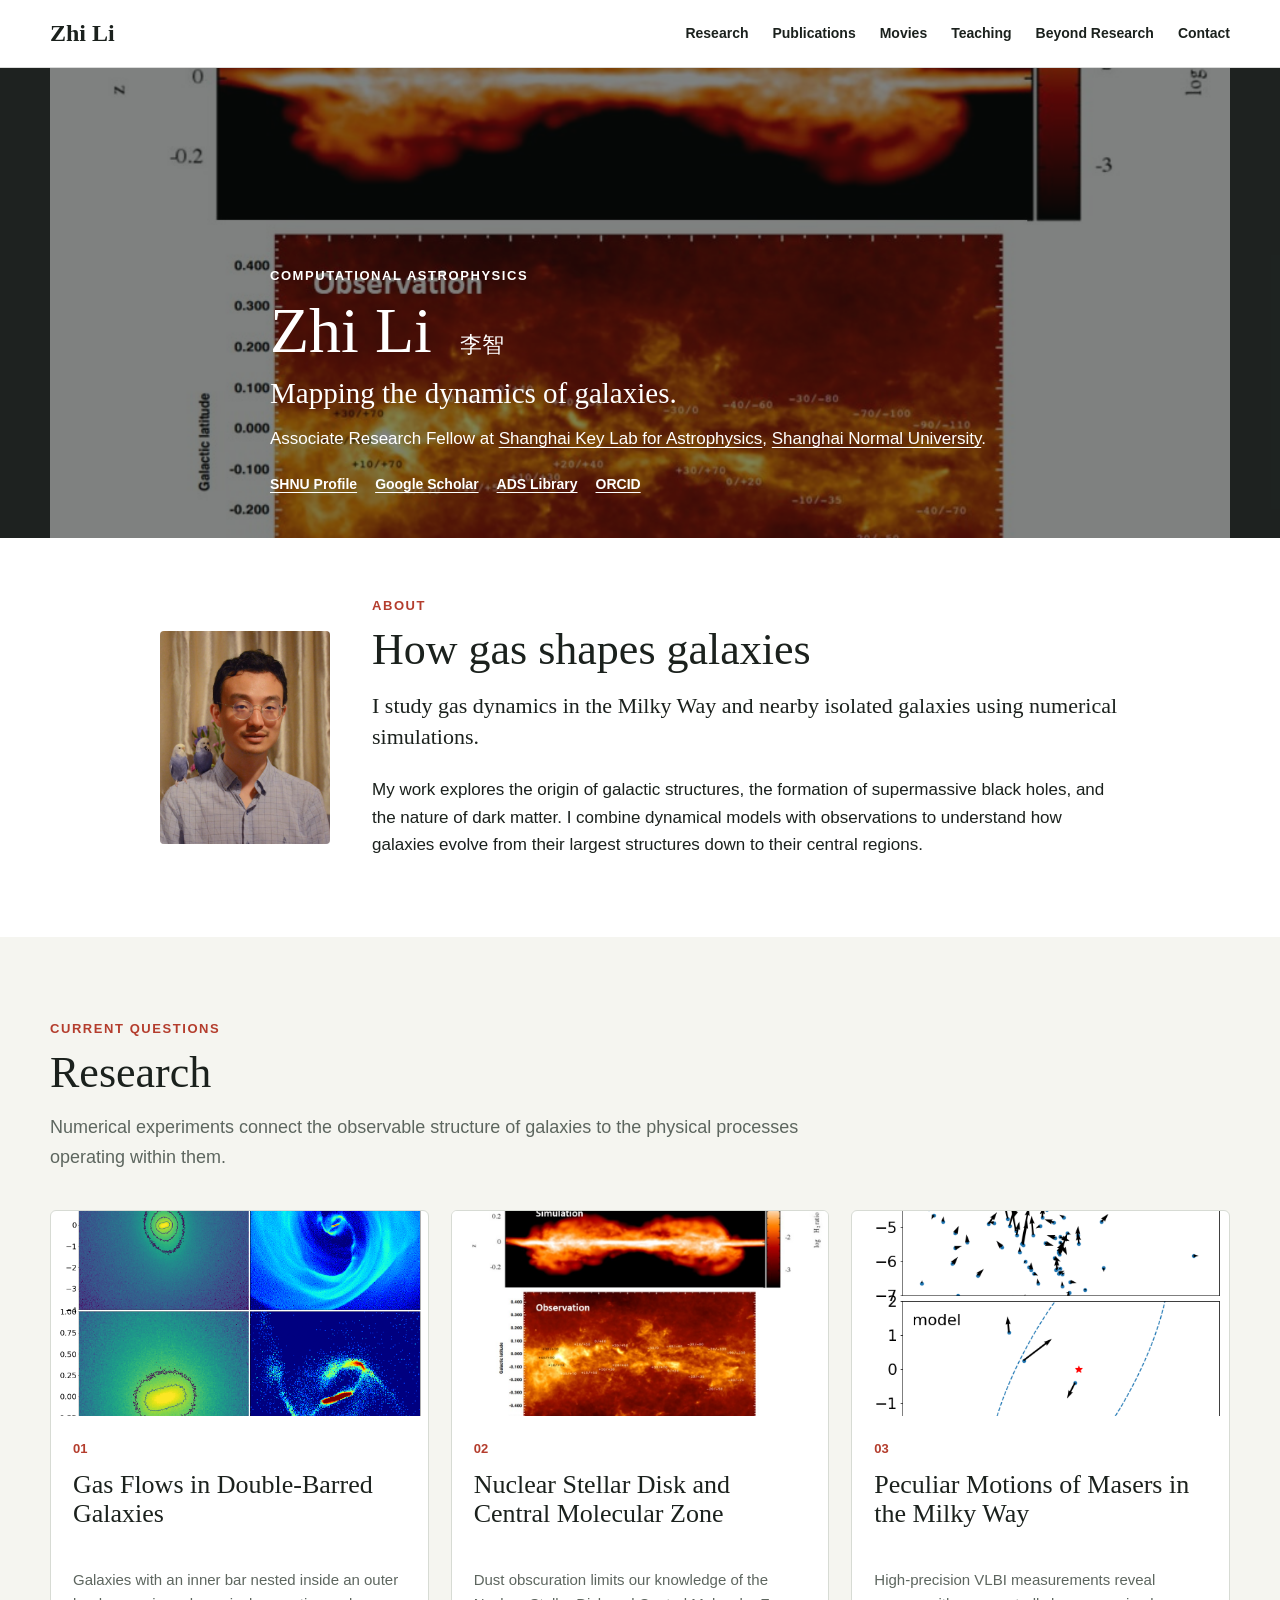
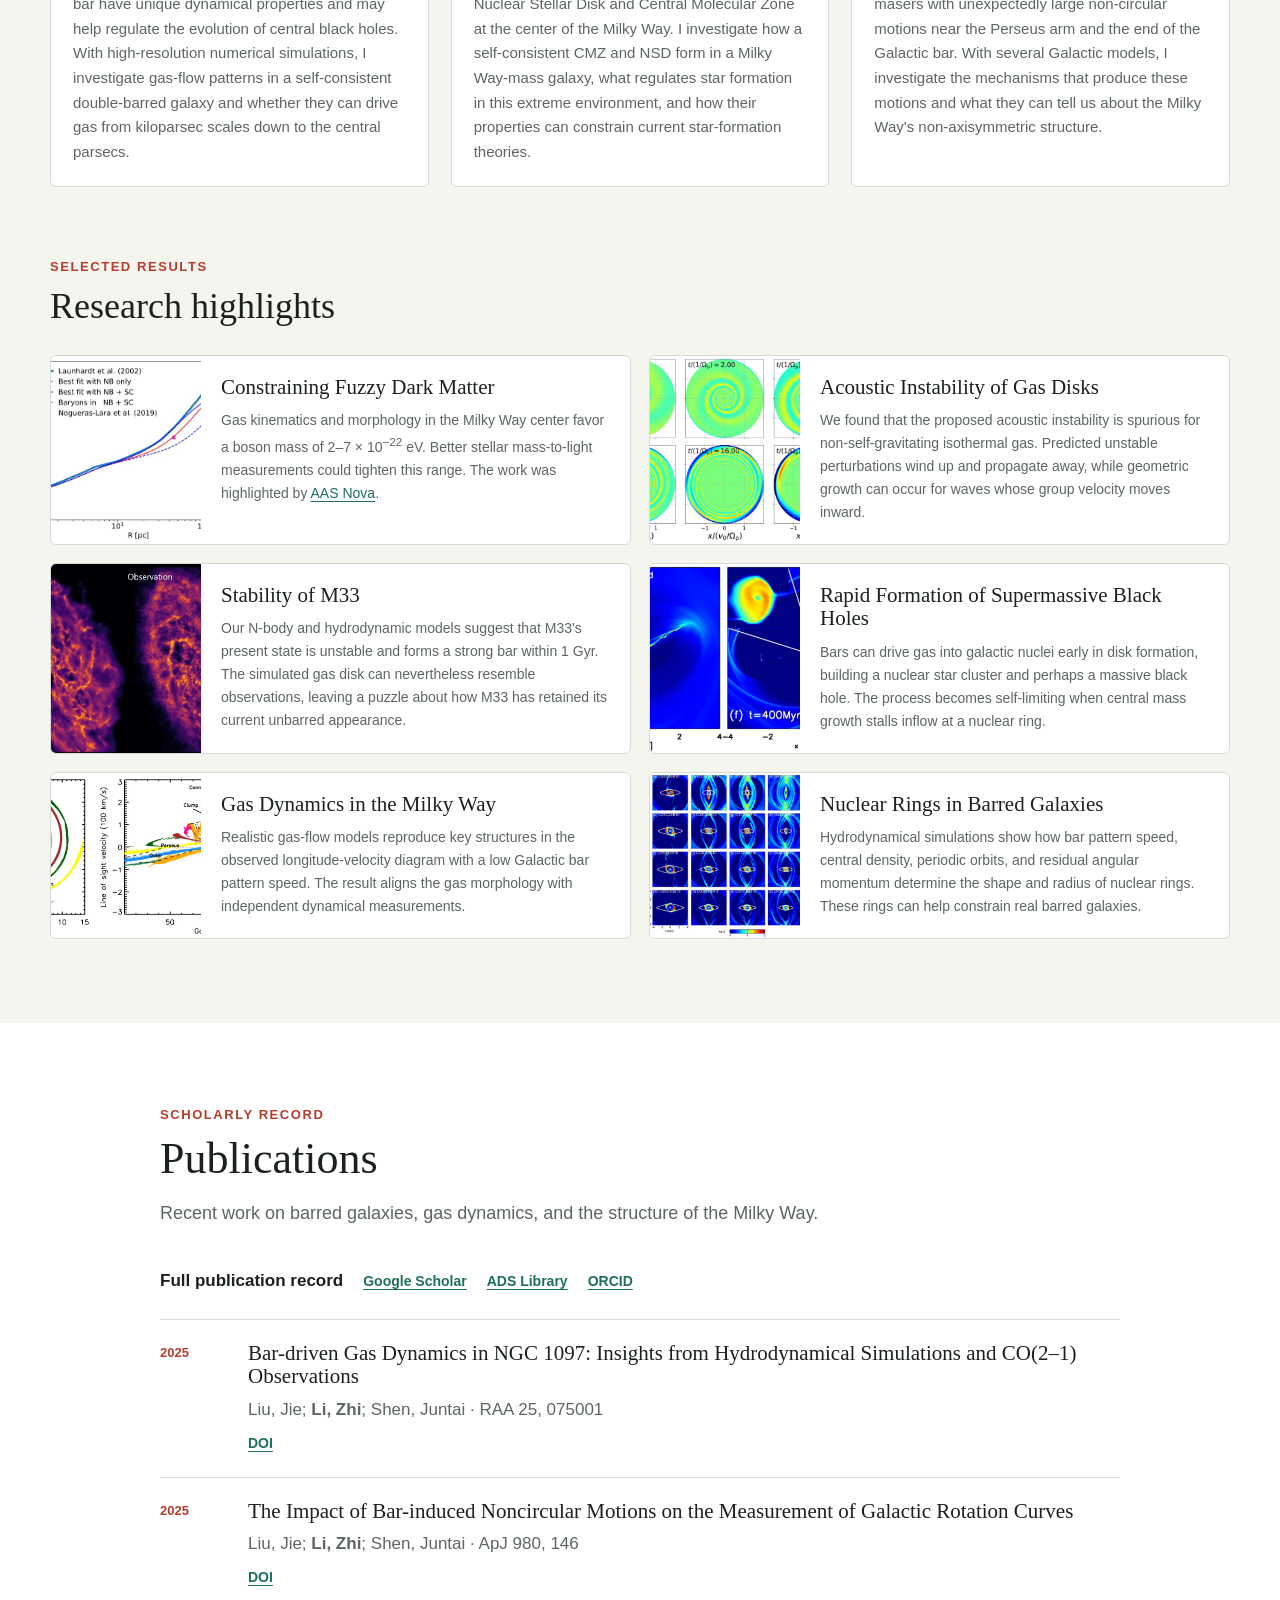
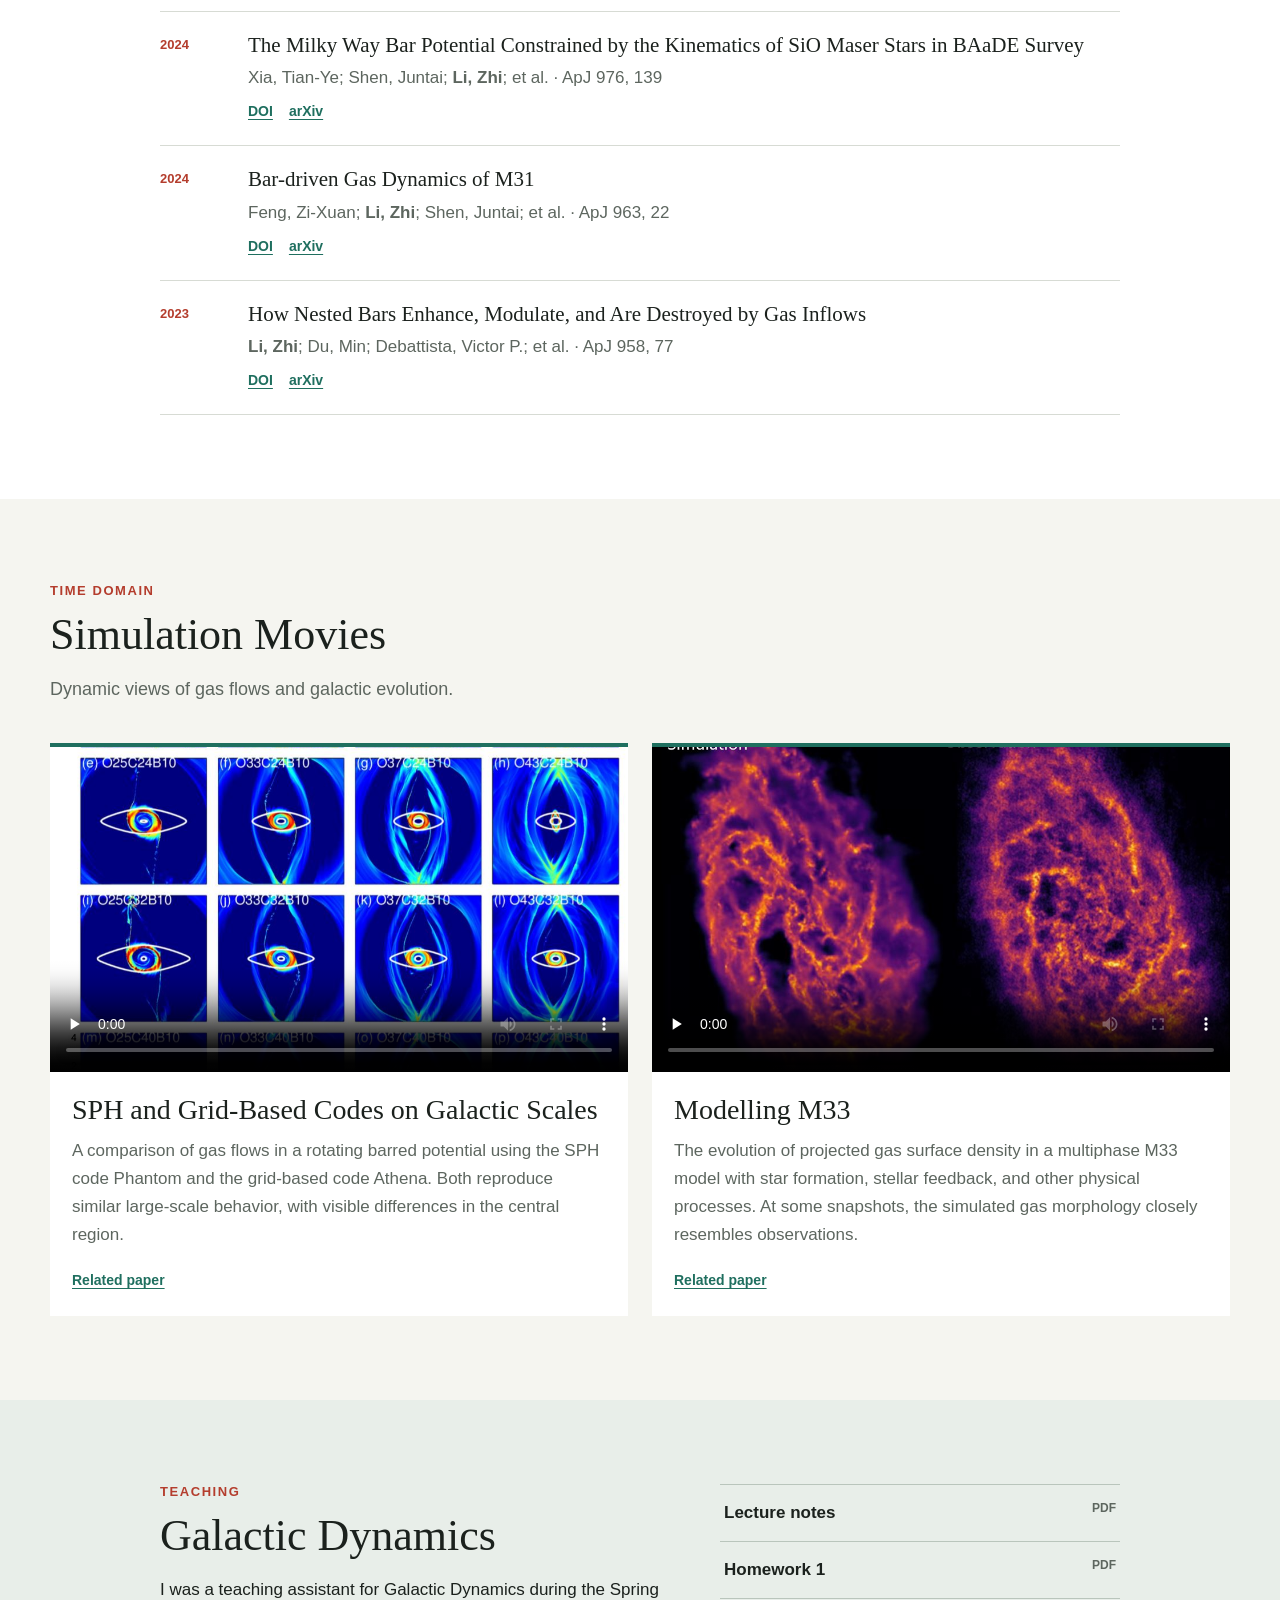
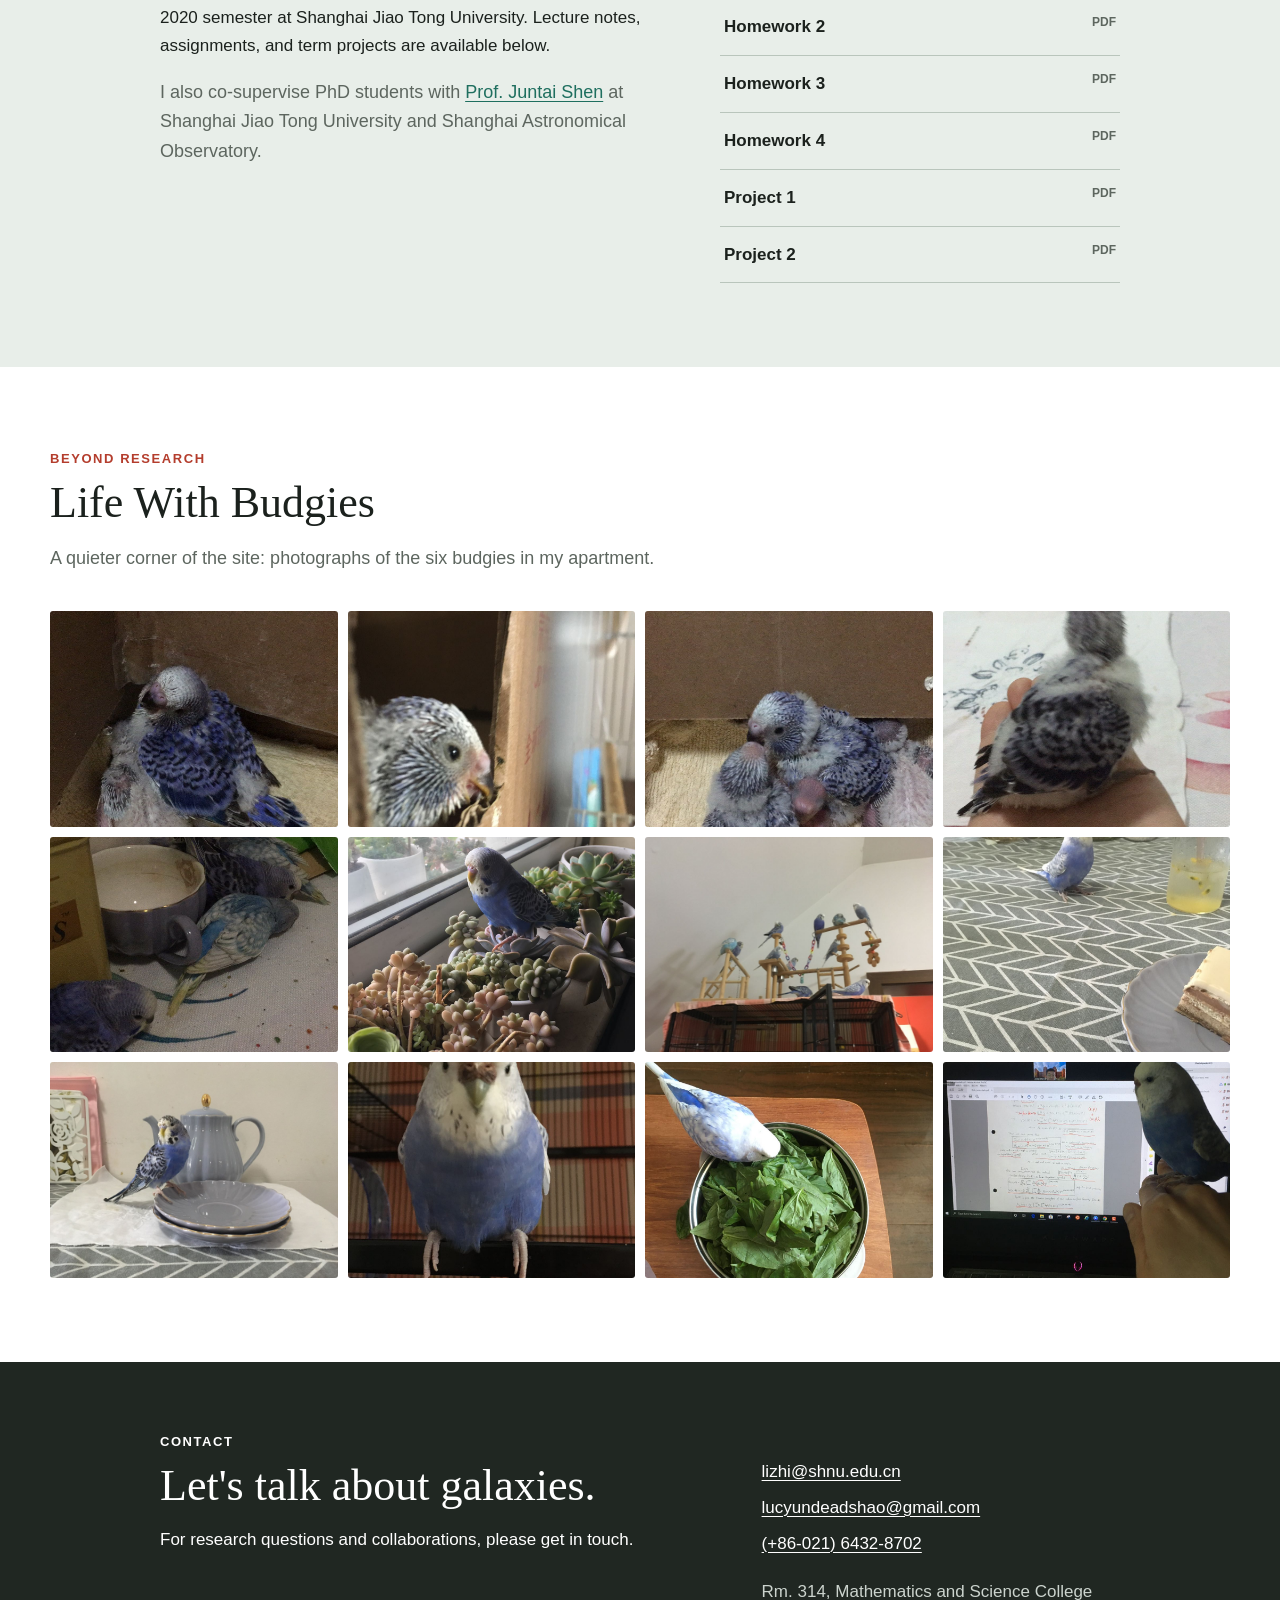
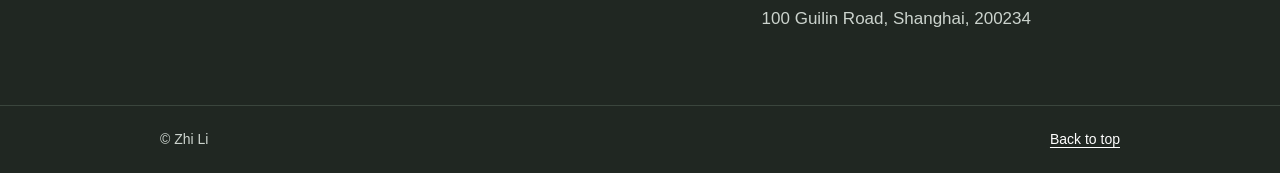
<file: index.html>
<!doctype html>
<html lang="en">
<head>
  <meta charset="utf-8">
  <meta name="viewport" content="width=device-width, initial-scale=1">
  <title>Zhi Li (李智) | Computational Astrophysicist</title>
  <meta name="description" content="Academic homepage of Zhi Li (李智), Associate Research Fellow at Shanghai Normal University, studying galactic dynamics and gas flows with numerical simulations.">
  <meta name="author" content="Zhi Li">
  <meta name="robots" content="index, follow">
  <link rel="canonical" href="https://lucyundead.github.io/zhilihomepage/">
  <link rel="icon" href="images/me.jpg" type="image/jpeg">
  <meta property="og:type" content="profile">
  <meta property="og:title" content="Zhi Li (李智) | Computational Astrophysicist">
  <meta property="og:description" content="Academic homepage of Zhi Li (李智), Associate Research Fellow at Shanghai Normal University, studying galactic dynamics and gas flows with numerical simulations.">
  <meta property="og:url" content="https://lucyundead.github.io/zhilihomepage/">
  <meta property="og:image" content="https://lucyundead.github.io/zhilihomepage/images/me.jpg">
  <meta name="twitter:card" content="summary">
  <meta name="google-site-verification" content="oBYF6chEiy9U18MOYU5v5WsmsMX5_jWiu2ZfUGUrcXc">
  <link rel="stylesheet" href="assets/css/site.css">
  <script type="application/ld+json">
  {
    "@context": "https://schema.org",
    "@type": "Person",
    "name": "Zhi Li",
    "alternateName": ["Li Zhi", "李智"],
    "url": "https://lucyundead.github.io/zhilihomepage/",
    "image": "https://lucyundead.github.io/zhilihomepage/images/me.jpg",
    "jobTitle": "Associate Research Fellow",
    "worksFor": {
      "@type": "Organization",
      "name": "Shanghai Key Lab for Astrophysics, Shanghai Normal University",
      "url": "https://web.shnu.edu.cn/keylab/main.htm"
    },
    "email": "mailto:lizhi@shnu.edu.cn",
    "knowsAbout": [
      "Computational astrophysics",
      "Galactic dynamics",
      "Gas dynamics",
      "Numerical simulations",
      "Milky Way"
    ],
    "sameAs": [
      "https://github.com/lucyundead",
      "https://teacher.shnu.edu.cn/slxy/lz1/listm.htm",
      "https://scholar.google.com/citations?user=xCbMF6AAAAAJ&hl=en",
      "https://ui.adsabs.harvard.edu/user/libraries/DC8a_hj5T72KiO0jon0PYw",
      "https://orcid.org/0000-0002-0627-8009"
    ]
  }
  </script>
</head>
<body>
  <a class="skip-link" href="#main-content">Skip to content</a>

  <header class="site-header">
    <div class="header-inner">
      <a class="site-name" href="#home" aria-label="Zhi Li, home">Zhi Li</a>
      <nav class="desktop-nav" aria-label="Primary navigation">
        <a href="#research">Research</a>
        <a href="#publication">Publications</a>
        <a href="#movies">Movies</a>
        <a href="#teaching">Teaching</a>
        <a href="#gallery">Beyond Research</a>
        <a href="#contact">Contact</a>
      </nav>
      <details class="mobile-nav">
        <summary>Menu</summary>
        <nav aria-label="Mobile navigation">
          <a href="#research">Research</a>
          <a href="#publication">Publications</a>
          <a href="#movies">Movies</a>
          <a href="#teaching">Teaching</a>
          <a href="#gallery">Beyond Research</a>
          <a href="#contact">Contact</a>
        </nav>
      </details>
    </div>
  </header>

  <main id="main-content">
    <section id="home" class="hero" aria-labelledby="hero-title">
      <img class="hero-media" src="images/cmz.jpg" alt="Simulation of gas in the Milky Way's Central Molecular Zone" width="960" height="720" decoding="async" fetchpriority="high">
      <div class="hero-shade" aria-hidden="true"></div>
      <div class="hero-content">
        <p class="eyebrow">Computational astrophysics</p>
        <h1 id="hero-title">Zhi Li <span lang="zh-CN">李智</span></h1>
        <p class="hero-statement">Mapping the dynamics of galaxies.</p>
        <p class="hero-role">Associate Research Fellow at
          <a href="https://web.shnu.edu.cn/keylab/main.htm" target="_blank" rel="noopener noreferrer">Shanghai Key Lab for Astrophysics</a>,
          <a href="https://english.shnu.edu.cn/" target="_blank" rel="noopener noreferrer">Shanghai Normal University</a>.
        </p>
        <div class="hero-actions" aria-label="Academic profiles">
          <a href="https://teacher.shnu.edu.cn/slxy/lz1/listm.htm" target="_blank" rel="me noopener noreferrer">SHNU Profile</a>
          <a href="https://scholar.google.com/citations?user=xCbMF6AAAAAJ&amp;hl=en" target="_blank" rel="me noopener noreferrer">Google Scholar</a>
          <a href="https://ui.adsabs.harvard.edu/user/libraries/DC8a_hj5T72KiO0jon0PYw" target="_blank" rel="me noopener noreferrer">ADS Library</a>
          <a href="https://orcid.org/0000-0002-0627-8009" target="_blank" rel="me noopener noreferrer">ORCID</a>
        </div>
      </div>
    </section>

    <section class="about-band" aria-labelledby="about-title">
      <div class="content about-layout">
        <img class="portrait" src="images/me.jpg" alt="Portrait of Zhi Li">
        <div>
          <p class="eyebrow dark">About</p>
          <h2 id="about-title">How gas shapes galaxies</h2>
          <p class="lead">I study gas dynamics in the Milky Way and nearby isolated galaxies using numerical simulations.</p>
          <p>My work explores the origin of galactic structures, the formation of supermassive black holes, and the nature of dark matter. I combine dynamical models with observations to understand how galaxies evolve from their largest structures down to their central regions.</p>
        </div>
      </div>
    </section>

    <section id="research" class="section" aria-labelledby="research-title">
      <div class="content wide">
        <header class="section-header">
          <p class="eyebrow dark">Current questions</p>
          <h2 id="research-title">Research</h2>
          <p>Numerical experiments connect the observable structure of galaxies to the physical processes operating within them.</p>
        </header>

        <div class="research-grid">
          <article class="research-feature">
            <img src="images/S2Bgas.png" alt="Gas-flow simulation in a double-barred galaxy" loading="lazy">
            <div class="research-copy">
              <p class="research-number">01</p>
              <h3>Gas Flows in Double-Barred Galaxies</h3>
              <p>Galaxies with an inner bar nested inside an outer bar have unique dynamical properties and may help regulate the evolution of central black holes. With high-resolution numerical simulations, I investigate gas-flow patterns in a self-consistent double-barred galaxy and whether they can drive gas from kiloparsec scales down to the central parsecs.</p>
            </div>
          </article>

          <article class="research-feature">
            <img src="images/cmz.jpg" alt="Model of the Central Molecular Zone and Nuclear Stellar Disk" loading="lazy">
            <div class="research-copy">
              <p class="research-number">02</p>
              <h3>Nuclear Stellar Disk and Central Molecular Zone</h3>
              <p>Dust obscuration limits our knowledge of the Nuclear Stellar Disk and Central Molecular Zone at the center of the Milky Way. I investigate how a self-consistent CMZ and NSD form in a Milky Way-mass galaxy, what regulates star formation in this extreme environment, and how their properties can constrain current star-formation theories.</p>
            </div>
          </article>

          <article class="research-feature">
            <img src="images/Bessel2.png" alt="Milky Way maser positions and peculiar motions" loading="lazy">
            <div class="research-copy">
              <p class="research-number">03</p>
              <h3>Peculiar Motions of Masers in the Milky Way</h3>
              <p>High-precision VLBI measurements reveal masers with unexpectedly large non-circular motions near the Perseus arm and the end of the Galactic bar. With several Galactic models, I investigate the mechanisms that produce these motions and what they can tell us about the Milky Way's non-axisymmetric structure.</p>
            </div>
          </article>
        </div>

        <div class="subsection-heading">
          <p class="eyebrow dark">Selected results</p>
          <h3>Research highlights</h3>
        </div>

        <div class="highlight-grid">
          <article class="highlight-card">
            <a href="https://ui.adsabs.harvard.edu/abs/2020ApJ...889...88L/abstract" target="_blank" rel="noopener noreferrer">
              <img src="images/fdm.jpg" alt="Model constraints on fuzzy dark matter" loading="lazy">
            </a>
            <div>
              <h4>Constraining Fuzzy Dark Matter</h4>
              <p>Gas kinematics and morphology in the Milky Way center favor a boson mass of 2&ndash;7 &times; 10<sup>&minus;22</sup> eV. Better stellar mass-to-light measurements could tighten this range. The work was highlighted by <a href="https://aasnova.org/2020/08/14/when-dark-matter-gets-fuzzy/" target="_blank" rel="noopener noreferrer">AAS Nova</a>.</p>
            </div>
          </article>

          <article class="highlight-card">
            <a href="https://ui.adsabs.harvard.edu/abs/2020MNRAS.494.6030S/abstract" target="_blank" rel="noopener noreferrer">
              <img src="images/acousticinstability.JPG" alt="Wave evolution in a gaseous galactic disk" loading="lazy">
            </a>
            <div>
              <h4>Acoustic Instability of Gas Disks</h4>
              <p>We found that the proposed acoustic instability is spurious for non-self-gravitating isothermal gas. Predicted unstable perturbations wind up and propagate away, while geometric growth can occur for waves whose group velocity moves inward.</p>
            </div>
          </article>

          <article class="highlight-card">
            <a href="https://ui.adsabs.harvard.edu/abs/2019MNRAS.486.4710S/abstract" target="_blank" rel="noopener noreferrer">
              <img src="images/M33.JPG" alt="Simulated gas surface density in M33" loading="lazy">
            </a>
            <div>
              <h4>Stability of M33</h4>
              <p>Our N-body and hydrodynamic models suggest that M33's present state is unstable and forms a strong bar within 1 Gyr. The simulated gas disk can nevertheless resemble observations, leaving a puzzle about how M33 has retained its current unbarred appearance.</p>
            </div>
          </article>

          <article class="highlight-card">
            <a href="https://ui.adsabs.harvard.edu/abs/2017ApJ...850...67L/abstract" target="_blank" rel="noopener noreferrer">
              <img src="images/SMBH.JPG" alt="Gas inflow toward the center of a barred galaxy" loading="lazy">
            </a>
            <div>
              <h4>Rapid Formation of Supermassive Black Holes</h4>
              <p>Bars can drive gas into galactic nuclei early in disk formation, building a nuclear star cluster and perhaps a massive black hole. The process becomes self-limiting when central mass growth stalls inflow at a nuclear ring.</p>
            </div>
          </article>

          <article class="highlight-card">
            <a href="https://ui.adsabs.harvard.edu/abs/2016ApJ...824...13L/abstract" target="_blank" rel="noopener noreferrer">
              <img src="images/lvdiagram.JPG" alt="Observed and modeled Milky Way longitude-velocity diagrams" loading="lazy">
            </a>
            <div>
              <h4>Gas Dynamics in the Milky Way</h4>
              <p>Realistic gas-flow models reproduce key structures in the observed longitude-velocity diagram with a low Galactic bar pattern speed. The result aligns the gas morphology with independent dynamical measurements.</p>
            </div>
          </article>

          <article class="highlight-card">
            <a href="https://ui.adsabs.harvard.edu/abs/2015ApJ...806..150L/abstract" target="_blank" rel="noopener noreferrer">
              <img src="images/nuclearring.JPG" alt="Simulated nuclear rings in barred galaxies" loading="lazy">
            </a>
            <div>
              <h4>Nuclear Rings in Barred Galaxies</h4>
              <p>Hydrodynamical simulations show how bar pattern speed, central density, periodic orbits, and residual angular momentum determine the shape and radius of nuclear rings. These rings can help constrain real barred galaxies.</p>
            </div>
          </article>
        </div>
      </div>
    </section>

    <section id="publication" class="section publication-section" aria-labelledby="publication-title">
      <div class="content">
        <header class="section-header">
          <p class="eyebrow dark">Scholarly record</p>
          <h2 id="publication-title">Publications</h2>
          <p>Recent work on barred galaxies, gas dynamics, and the structure of the Milky Way.</p>
        </header>

        <div class="publication-record" aria-label="Full publication record">
          <span>Full publication record</span>
          <a href="https://scholar.google.com/citations?user=xCbMF6AAAAAJ&amp;hl=en" target="_blank" rel="me noopener noreferrer">Google Scholar</a>
          <a href="https://ui.adsabs.harvard.edu/user/libraries/DC8a_hj5T72KiO0jon0PYw" target="_blank" rel="me noopener noreferrer">ADS Library</a>
          <a href="https://orcid.org/0000-0002-0627-8009" target="_blank" rel="me noopener noreferrer">ORCID</a>
        </div>

        <ol class="publication-list">
          <li class="publication-item">
            <span class="publication-year">2025</span>
            <div><h4>Bar-driven Gas Dynamics in NGC 1097: Insights from Hydrodynamical Simulations and CO(2&ndash;1) Observations</h4><p>Liu, Jie; <strong>Li, Zhi</strong>; Shen, Juntai &middot; RAA 25, 075001</p><p class="paper-links"><a href="https://doi.org/10.1088/1674-4527/add670" target="_blank" rel="noopener noreferrer" aria-label="Open Bar-driven Gas Dynamics in NGC 1097 via DOI">DOI</a></p></div>
          </li>
          <li class="publication-item">
            <span class="publication-year">2025</span>
            <div><h4>The Impact of Bar-induced Noncircular Motions on the Measurement of Galactic Rotation Curves</h4><p>Liu, Jie; <strong>Li, Zhi</strong>; Shen, Juntai &middot; ApJ 980, 146</p><p class="paper-links"><a href="https://doi.org/10.3847/1538-4357/adabe0" target="_blank" rel="noopener noreferrer" aria-label="Open The Impact of Bar-induced Noncircular Motions via DOI">DOI</a></p></div>
          </li>
          <li class="publication-item">
            <span class="publication-year">2024</span>
            <div><h4>The Milky Way Bar Potential Constrained by the Kinematics of SiO Maser Stars in BAaDE Survey</h4><p>Xia, Tian-Ye; Shen, Juntai; <strong>Li, Zhi</strong>; et al. &middot; ApJ 976, 139</p><p class="paper-links"><a href="https://doi.org/10.3847/1538-4357/ad834f" target="_blank" rel="noopener noreferrer" aria-label="Open The Milky Way Bar Potential in the BAaDE Survey via DOI">DOI</a><a href="https://arxiv.org/abs/2410.05922" target="_blank" rel="noopener noreferrer" aria-label="Read The Milky Way Bar Potential in the BAaDE Survey on arXiv">arXiv</a></p></div>
          </li>
          <li class="publication-item">
            <span class="publication-year">2024</span>
            <div><h4>Bar-driven Gas Dynamics of M31</h4><p>Feng, Zi-Xuan; <strong>Li, Zhi</strong>; Shen, Juntai; et al. &middot; ApJ 963, 22</p><p class="paper-links"><a href="https://doi.org/10.3847/1538-4357/ad13ee" target="_blank" rel="noopener noreferrer" aria-label="Open Bar-driven Gas Dynamics of M31 via DOI">DOI</a><a href="https://arxiv.org/abs/2311.04796" target="_blank" rel="noopener noreferrer" aria-label="Read Bar-driven Gas Dynamics of M31 on arXiv">arXiv</a></p></div>
          </li>
          <li class="publication-item">
            <span class="publication-year">2023</span>
            <div><h4>How Nested Bars Enhance, Modulate, and Are Destroyed by Gas Inflows</h4><p><strong>Li, Zhi</strong>; Du, Min; Debattista, Victor P.; et al. &middot; ApJ 958, 77</p><p class="paper-links"><a href="https://doi.org/10.3847/1538-4357/acffb3" target="_blank" rel="noopener noreferrer" aria-label="Open How Nested Bars Enhance Gas Inflows via DOI">DOI</a><a href="https://arxiv.org/abs/2310.04666" target="_blank" rel="noopener noreferrer" aria-label="Read How Nested Bars Enhance Gas Inflows on arXiv">arXiv</a></p></div>
          </li>
        </ol>
      </div>
    </section>

    <section id="movies" class="section" aria-labelledby="movies-title">
      <div class="content wide">
        <header class="section-header">
          <p class="eyebrow dark">Time domain</p>
          <h2 id="movies-title">Simulation Movies</h2>
          <p>Dynamic views of gas flows and galactic evolution.</p>
        </header>
        <div class="movie-grid">
          <article class="movie-item">
            <video controls preload="none" poster="images/nuclearring.JPG" aria-label="SPH and grid-based gas-flow simulation">
              <source src="https://hubble.shao.ac.cn/~zli/SPH_grid_compare.mp4" type="video/mp4">
              Your browser cannot play this video. <a href="https://hubble.shao.ac.cn/~zli/SPH_grid_compare.mp4">Open the MP4 directly</a>.
            </video>
            <div>
              <h3>SPH and Grid-Based Codes on Galactic Scales</h3>
              <p>A comparison of gas flows in a rotating barred potential using the SPH code Phantom and the grid-based code Athena. Both reproduce similar large-scale behavior, with visible differences in the central region.</p>
              <a class="text-link" href="https://ui.adsabs.harvard.edu/abs/2015ApJ...806..150L/abstract" target="_blank" rel="noopener noreferrer">Related paper</a>
            </div>
          </article>
          <article class="movie-item">
            <video controls preload="none" poster="images/M33.JPG" aria-label="Evolution of simulated gas in M33">
              <source src="https://hubble.shao.ac.cn/~zli/M33.mp4" type="video/mp4">
              Your browser cannot play this video. <a href="https://hubble.shao.ac.cn/~zli/M33.mp4">Open the MP4 directly</a>.
            </video>
            <div>
              <h3>Modelling M33</h3>
              <p>The evolution of projected gas surface density in a multiphase M33 model with star formation, stellar feedback, and other physical processes. At some snapshots, the simulated gas morphology closely resembles observations.</p>
              <a class="text-link" href="https://ui.adsabs.harvard.edu/abs/2019MNRAS.486.4710S/abstract" target="_blank" rel="noopener noreferrer">Related paper</a>
            </div>
          </article>
        </div>
      </div>
    </section>

    <section id="teaching" class="section teaching-section" aria-labelledby="teaching-title">
      <div class="content teaching-layout">
        <header class="section-header">
          <p class="eyebrow dark">Teaching</p>
          <h2 id="teaching-title">Galactic Dynamics</h2>
          <p>I was a teaching assistant for Galactic Dynamics during the Spring 2020 semester at Shanghai Jiao Tong University. Lecture notes, assignments, and term projects are available below.</p>
          <p>I also co-supervise PhD students with <a href="http://hubble.shao.ac.cn/~shen/" target="_blank" rel="noopener noreferrer">Prof. Juntai Shen</a> at Shanghai Jiao Tong University and Shanghai Astronomical Observatory.</p>
        </header>
        <div class="teaching-resources">
          <a href="teaching/GD_Notes_2020.pdf" target="_blank"><span>Lecture notes</span><small>PDF</small></a>
          <a href="teaching/GD_HW1_2020.pdf" target="_blank"><span>Homework 1</span><small>PDF</small></a>
          <a href="teaching/GD_HW2_2020.pdf" target="_blank"><span>Homework 2</span><small>PDF</small></a>
          <a href="teaching/GD_HW3_2020.pdf" target="_blank"><span>Homework 3</span><small>PDF</small></a>
          <a href="teaching/GD_HW4_2020.pdf" target="_blank"><span>Homework 4</span><small>PDF</small></a>
          <a href="teaching/GD_TP1_2020.pdf" target="_blank"><span>Project 1</span><small>PDF</small></a>
          <a href="teaching/GD_TP2_2020.pdf" target="_blank"><span>Project 2</span><small>PDF</small></a>
        </div>
      </div>
    </section>

    <section id="gallery" class="section gallery-section" aria-labelledby="gallery-title">
      <div class="content wide">
        <header class="section-header">
          <p class="eyebrow dark">Beyond research</p>
          <h2 id="gallery-title">Life With Budgies</h2>
          <p>A quieter corner of the site: photographs of the six budgies in my apartment.</p>
        </header>
        <div class="gallery-grid">
          <img src="images/bird00.jpg" alt="Two young blue budgies resting in a cardboard nesting box" loading="lazy">
          <img src="images/bird01.jpg" alt="A young grey budgie peeking around a cardboard divider" loading="lazy">
          <img src="images/bird02.jpg" alt="Two young blue budgies huddled together in their nesting box" loading="lazy">
          <img src="images/bird03.jpg" alt="A young grey budgie perched on an outstretched hand" loading="lazy">
          <img src="images/bird04.jpg" alt="Two blue budgies resting together on a patterned surface" loading="lazy">
          <img src="images/bird05.jpg" alt="A blue budgie perched among succulents on a sunny windowsill" loading="lazy">
          <img src="images/bird06.jpg" alt="Several budgies perched on a wooden play stand above their cage" loading="lazy">
          <img src="images/bird07.jpg" alt="A blue and white budgie standing beside a plate and glass" loading="lazy">
          <img src="images/bird08.jpg" alt="A blue budgie standing beside a teacup and teapot" loading="lazy">
          <img src="images/bird09.jpg" alt="A blue and white budgie perched on the front of its cage" loading="lazy">
          <img src="images/bird10.jpg" alt="A blue budgie leaning into a bowl of leafy greens" loading="lazy">
          <img src="images/bird11.jpg" alt="A budgie perched on a hand in front of a laptop" loading="lazy">
        </div>
      </div>
    </section>

    <section id="contact" class="contact-section" aria-labelledby="contact-title">
      <div class="content contact-layout">
        <div>
          <p class="eyebrow">Contact</p>
          <h2 id="contact-title">Let's talk about galaxies.</h2>
          <p>For research questions and collaborations, please get in touch.</p>
        </div>
        <address class="contact-details">
          <a href="mailto:lizhi@shnu.edu.cn">lizhi@shnu.edu.cn</a>
          <a href="mailto:lucyundeadshao@gmail.com">lucyundeadshao@gmail.com</a>
          <a href="tel:+862164328702">(+86-021) 6432-8702</a>
          <p>Rm. 314, Mathematics and Science College<br>100 Guilin Road, Shanghai, 200234</p>
        </address>
      </div>
    </section>
  </main>

  <footer class="site-footer">
    <div class="content footer-inner">
      <p>&copy; Zhi Li</p>
      <a href="#home">Back to top</a>
    </div>
  </footer>
  <script>
    document.querySelectorAll(".mobile-nav a").forEach((link) => {
      link.addEventListener("click", () => link.closest("details").removeAttribute("open"));
    });
  </script>
</body>
</html>
</file>
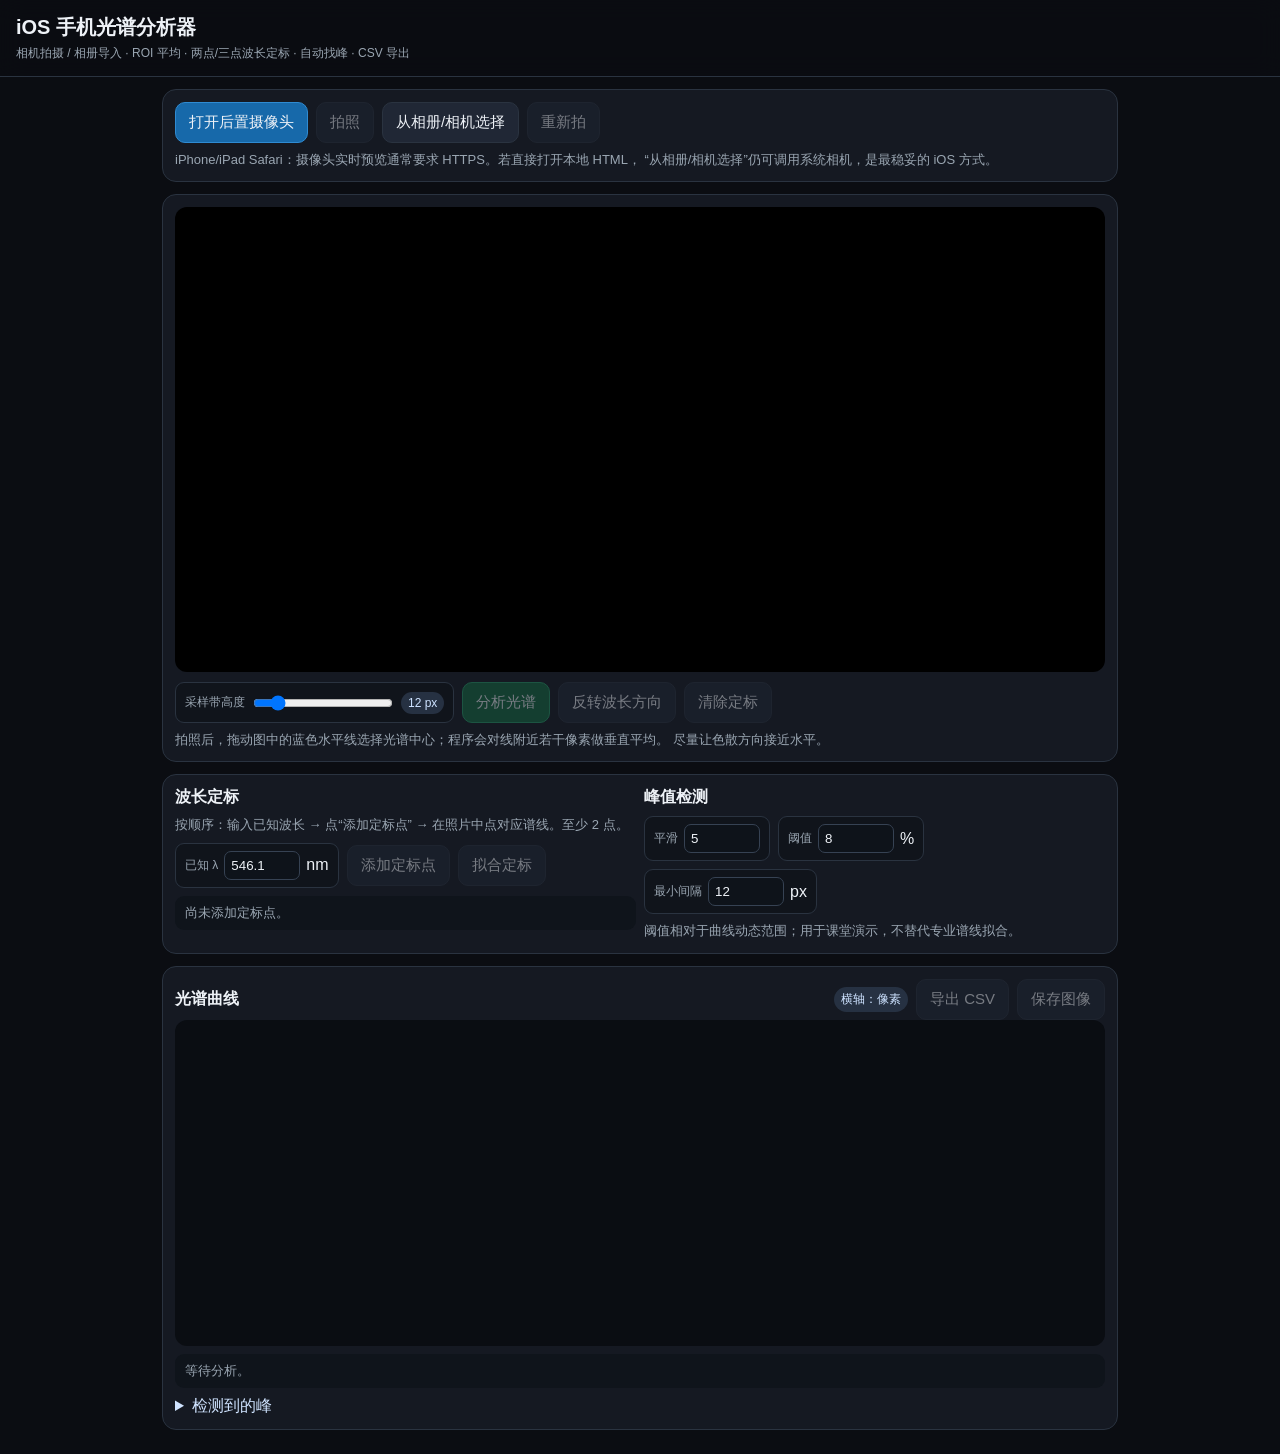
<file: teaching/spectrum-analyzer/index.html>
<!doctype html>
<html lang="zh-CN">
<head>
<meta charset="utf-8">
<meta name="viewport" content="width=device-width, initial-scale=1, viewport-fit=cover">
<meta name="apple-mobile-web-app-capable" content="yes">
<meta name="theme-color" content="#0b0d12">
<title>iOS 手机光谱分析器</title>
<style>
  :root{
    --bg:#0b0d12; --panel:#151922; --panel2:#10141b; --text:#eef2f7;
    --muted:#9aa6b2; --accent:#4da3ff; --ok:#45d483; --warn:#ffcc66;
    --border:#2a3340;
  }
  *{box-sizing:border-box}
  body{margin:0;background:var(--bg);color:var(--text);font-family:-apple-system,BlinkMacSystemFont,"Segoe UI",Roboto,Arial,sans-serif}
  header{padding:14px 16px;border-bottom:1px solid var(--border);position:sticky;top:0;background:rgba(11,13,18,.92);backdrop-filter:blur(12px);z-index:10}
  h1{font-size:20px;margin:0}
  .sub{font-size:12px;color:var(--muted);margin-top:4px}
  main{max-width:980px;margin:auto;padding:12px}
  .card{background:var(--panel);border:1px solid var(--border);border-radius:14px;padding:12px;margin-bottom:12px}
  .row{display:flex;gap:8px;flex-wrap:wrap;align-items:center}
  button,.filebtn{
    border:1px solid var(--border);background:#202735;color:var(--text);
    padding:10px 13px;border-radius:10px;font-size:15px;cursor:pointer;
  }
  button.primary{background:#1769aa;border-color:#2f8bd2}
  button.good{background:#146c43;border-color:#269d69}
  button:disabled{opacity:.45}
  .filebtn input{display:none}
  .hint{font-size:13px;color:var(--muted);line-height:1.4;margin-top:8px}
  #stage{position:relative;background:#05070a;border-radius:12px;overflow:hidden;touch-action:none}
  video,#photo{display:block;width:100%;height:auto;max-height:62vh;object-fit:contain;background:#000}
  #photo{display:none}
  #overlay{position:absolute;left:0;top:0;width:100%;height:100%;pointer-events:auto}
  .toolbar{display:flex;gap:8px;flex-wrap:wrap;margin-top:10px}
  .field{display:flex;align-items:center;gap:6px;background:var(--panel2);padding:7px 9px;border-radius:9px;border:1px solid var(--border)}
  .field label{font-size:12px;color:var(--muted)}
  input[type=number]{width:76px;background:#0e131a;color:var(--text);border:1px solid #364253;border-radius:7px;padding:6px}
  input[type=range]{width:140px}
  #plotWrap{background:#0a0d12;border-radius:12px;padding:8px;overflow:hidden}
  #plot{width:100%;height:310px;display:block}
  .grid{display:grid;grid-template-columns:1fr 1fr;gap:8px}
  @media(max-width:640px){.grid{grid-template-columns:1fr} #plot{height:270px}}
  .status{font-size:13px;padding:8px 10px;background:#0f141b;border-radius:9px;color:var(--muted)}
  .status b{color:var(--text)}
  .pill{font-size:12px;padding:4px 7px;border-radius:999px;background:#263142;color:#cde2ff}
  details{margin-top:8px}
  summary{cursor:pointer;color:#cfe3ff}
  table{width:100%;border-collapse:collapse;font-size:13px;margin-top:8px}
  th,td{border-bottom:1px solid #29313c;text-align:right;padding:6px}
  th:first-child,td:first-child{text-align:left}
</style>
</head>
<body>
<header>
  <h1>iOS 手机光谱分析器</h1>
  <div class="sub">相机拍摄 / 相册导入 · ROI 平均 · 两点/三点波长定标 · 自动找峰 · CSV 导出</div>
</header>

<main>
  <div class="card">
    <div class="row">
      <button id="startCam" class="primary">打开后置摄像头</button>
      <button id="shoot" disabled>拍照</button>
      <label class="filebtn">从相册/相机选择
        <input id="fileInput" type="file" accept="image/*" capture="environment">
      </label>
      <button id="retake" disabled>重新拍</button>
    </div>
    <div class="hint">
      iPhone/iPad Safari：摄像头实时预览通常要求 HTTPS。若直接打开本地 HTML，
      “从相册/相机选择”仍可调用系统相机，是最稳妥的 iOS 方式。
    </div>
  </div>

  <div class="card">
    <div id="stage">
      <video id="video" playsinline autoplay muted></video>
      <img id="photo" alt="spectrum photo">
      <canvas id="overlay"></canvas>
    </div>

    <div class="toolbar">
      <div class="field">
        <label>采样带高度</label>
        <input id="band" type="range" min="1" max="80" value="12">
        <span id="bandVal" class="pill">12 px</span>
      </div>
      <button id="analyze" class="good" disabled>分析光谱</button>
      <button id="flip" disabled>反转波长方向</button>
      <button id="clearCal" disabled>清除定标</button>
    </div>
    <div class="hint">
      拍照后，拖动图中的蓝色水平线选择光谱中心；程序会对线附近若干像素做垂直平均。
      尽量让色散方向接近水平。
    </div>
  </div>

  <div class="card">
    <div class="grid">
      <div>
        <b>波长定标</b>
        <div class="hint">按顺序：输入已知波长 → 点“添加定标点” → 在照片中点对应谱线。至少 2 点。</div>
        <div class="row" style="margin-top:8px">
          <div class="field"><label>已知 λ</label><input id="calLambda" type="number" step="0.1" value="546.1"><span>nm</span></div>
          <button id="addCal" disabled>添加定标点</button>
          <button id="fitCal" disabled>拟合定标</button>
        </div>
        <div id="calList" class="status" style="margin-top:8px">尚未添加定标点。</div>
      </div>
      <div>
        <b>峰值检测</b>
        <div class="row" style="margin-top:8px">
          <div class="field"><label>平滑</label><input id="smooth" type="number" min="1" max="31" step="2" value="5"></div>
          <div class="field"><label>阈值</label><input id="threshold" type="number" min="0" max="100" value="8"><span>%</span></div>
          <div class="field"><label>最小间隔</label><input id="minDist" type="number" min="1" max="100" value="12"><span>px</span></div>
        </div>
        <div class="hint">阈值相对于曲线动态范围；用于课堂演示，不替代专业谱线拟合。</div>
      </div>
    </div>
  </div>

  <div class="card">
    <div class="row" style="justify-content:space-between">
      <b>光谱曲线</b>
      <div class="row">
        <span class="pill" id="axisMode">横轴：像素</span>
        <button id="exportCsv" disabled>导出 CSV</button>
        <button id="savePlot" disabled>保存图像</button>
      </div>
    </div>
    <div id="plotWrap"><canvas id="plot"></canvas></div>
    <div id="result" class="status" style="margin-top:8px">等待分析。</div>
    <details>
      <summary>检测到的峰</summary>
      <table>
        <thead><tr><th>#</th><th id="peakXhead">位置(px)</th><th>强度</th><th>R</th><th>G</th><th>B</th></tr></thead>
        <tbody id="peakTable"></tbody>
      </table>
    </details>
  </div>
</main>

<canvas id="work" style="display:none"></canvas>

<script>
(() => {
  const $ = id => document.getElementById(id);
  const video=$('video'), photo=$('photo'), overlay=$('overlay'), octx=overlay.getContext('2d');
  const work=$('work'), wctx=work.getContext('2d'), plot=$('plot'), pctx=plot.getContext('2d');

  let stream=null, imageReady=false, scanY=0.5, dragging=false;
  let pendingCal=false, calPoints=[], calibration=null, flipLambda=false;
  let spectrum=null, peaks=[];
  const CAL_KEY='ios-spectrum-calibration-v2';

  function setStatus(msg){ $('result').innerHTML=msg; }

  function saveCalibration(){
    try{
      if(calibration && calPoints.length>=2){
        localStorage.setItem(CAL_KEY, JSON.stringify({
          calibration, calPoints, savedAt:new Date().toISOString(),
          aspect: photo.naturalWidth&&photo.naturalHeight ? photo.naturalWidth/photo.naturalHeight : null
        }));
      }
    }catch(e){}
  }

  function loadSavedCalibration(){
    try{
      const raw=localStorage.getItem(CAL_KEY); if(!raw) return;
      const obj=JSON.parse(raw);
      if(obj?.calibration && Array.isArray(obj?.calPoints) && obj.calPoints.length>=2){
        calibration=obj.calibration; calPoints=obj.calPoints;
        flipLambda=calibration.a<0;
        calibration.savedAspect=obj.aspect||null;
        calibration.savedAt=obj.savedAt||null;
        $('axisMode').textContent=`横轴：波长（${calibration.a<0?'右→左增大':'左→右增大'}）`;
      }
    }catch(e){}
  }

  async function startCamera(){
    try{
      if(!navigator.mediaDevices?.getUserMedia) throw new Error("浏览器不支持 getUserMedia");
      if(stream) stream.getTracks().forEach(t=>t.stop());
      stream=await navigator.mediaDevices.getUserMedia({
        video:{facingMode:{ideal:'environment'}, width:{ideal:1920}, height:{ideal:1080}},
        audio:false
      });
      video.srcObject=stream;
      video.style.display='block'; photo.style.display='none';
      $('shoot').disabled=false;
      $('retake').disabled=true;
      imageReady=false; resizeOverlay();
    }catch(e){
      alert("无法直接打开摄像头。iOS Safari 通常要求 HTTPS。请改用“从相册/相机选择”。\n\n"+e.message);
    }
  }

  function capture(){
    const vw=video.videoWidth, vh=video.videoHeight;
    if(!vw||!vh) return;
    work.width=vw; work.height=vh;
    wctx.drawImage(video,0,0,vw,vh);
    const url=work.toDataURL('image/jpeg',0.95);
    loadPhoto(url);
  }

  function loadPhoto(url){
    photo.onload=()=>{
      imageReady=true;
      video.style.display='none'; photo.style.display='block';
      $('analyze').disabled=false; $('addCal').disabled=false; $('clearCal').disabled=false;
      $('retake').disabled=false; $('flip').disabled=false;
      scanY=.5; spectrum=null; peaks=[];
      updateCalList(); resizeOverlay(); drawOverlay();
      if(calibration){
        let warn='';
        const ar=photo.naturalWidth/photo.naturalHeight;
        if(calibration.savedAspect && Math.abs(ar/calibration.savedAspect-1)>0.12){
          warn=' <b style="color:#ffcc66">注意：新照片宽高比变化较大，旧定标可能不再可靠。</b>';
        }
        setStatus('照片已载入；<b>正在沿用已保存的波长定标</b>。拖动蓝线后点“分析光谱”。'+warn);
      }else{
        setStatus('照片已载入。拖动蓝线选择光谱中心，然后点“分析光谱”。当前尚未定标。');
      }
    };
    photo.src=url;
  }

  $('fileInput').addEventListener('change', e=>{
    const f=e.target.files?.[0]; if(!f) return;
    const r=new FileReader(); r.onload=()=>loadPhoto(r.result); r.readAsDataURL(f);
  });

  function resizeOverlay(){
    const r=$('stage').getBoundingClientRect();
    const dpr=Math.max(1,window.devicePixelRatio||1);
    overlay.width=Math.round(r.width*dpr); overlay.height=Math.round(r.height*dpr);
    overlay.style.width=r.width+'px'; overlay.style.height=r.height+'px';
    octx.setTransform(dpr,0,0,dpr,0,0);
    drawOverlay();
  }
  window.addEventListener('resize', resizeOverlay);

  function drawOverlay(){
    const r=$('stage').getBoundingClientRect();
    octx.clearRect(0,0,r.width,r.height);
    if(!imageReady) return;
    const y=scanY*r.height;
    const bh=+$('band').value;
    octx.fillStyle='rgba(77,163,255,.16)';
    octx.fillRect(0,y-bh/2,r.width,bh);
    octx.strokeStyle='#4da3ff'; octx.lineWidth=2;
    octx.beginPath(); octx.moveTo(0,y); octx.lineTo(r.width,y); octx.stroke();
    octx.fillStyle='#4da3ff'; octx.beginPath(); octx.arc(18,y,8,0,Math.PI*2); octx.fill();

    for(let i=0;i<calPoints.length;i++){
      const p=calPoints[i];
      const x=p.xNorm*r.width;
      octx.strokeStyle='#ffcc66'; octx.lineWidth=2;
      octx.beginPath(); octx.moveTo(x,0); octx.lineTo(x,r.height); octx.stroke();
      octx.fillStyle='#ffcc66'; octx.font='13px -apple-system,sans-serif';
      octx.fillText(`${p.lambda.toFixed(1)} nm`,Math.min(x+4,r.width-78),18+i*16);
    }
    if(pendingCal){
      octx.fillStyle='rgba(255,204,102,.95)'; octx.font='bold 14px -apple-system,sans-serif';
      octx.fillText('点击对应谱线位置',12,r.height-16);
    }
  }

  function pointerPos(e){
    const r=overlay.getBoundingClientRect();
    return {x:(e.clientX-r.left)/r.width, y:(e.clientY-r.top)/r.height};
  }
  overlay.addEventListener('pointerdown',e=>{
    if(!imageReady) return;
    const p=pointerPos(e);
    if(pendingCal){
      const lambda=parseFloat($('calLambda').value);
      if(Number.isFinite(lambda)){
        calPoints.push({xNorm:p.x,lambda});
        pendingCal=false; updateCalList(); drawOverlay();
        $('fitCal').disabled=calPoints.length<2;
      }
      return;
    }
    dragging=true; overlay.setPointerCapture(e.pointerId); scanY=Math.max(0,Math.min(1,p.y)); drawOverlay();
  });
  overlay.addEventListener('pointermove',e=>{
    if(!dragging) return;
    scanY=Math.max(0,Math.min(1,pointerPos(e).y)); drawOverlay();
  });
  overlay.addEventListener('pointerup',()=>dragging=false);
  overlay.addEventListener('pointercancel',()=>dragging=false);

  function updateCalList(){
    if(!calPoints.length){ $('calList').textContent='尚未添加定标点。'; $('fitCal').disabled=true; return; }
    const saved=calibration ? '<br><span style="color:#45d483">✓ 当前定标已保存；重新拍照会继续沿用。</span>' : '';
    $('calList').innerHTML=calPoints.map((p,i)=>`${i+1}. 图像 x=${(p.xNorm*100).toFixed(1)}% → <b>${p.lambda.toFixed(1)} nm</b>`).join('<br>')+saved;
    $('fitCal').disabled=calPoints.length<2;
  }

  function linearFit(points){
    const n=points.length;
    let sx=0,sy=0,sxx=0,sxy=0;
    points.forEach(p=>{sx+=p.x;sy+=p.y;sxx+=p.x*p.x;sxy+=p.x*p.y});
    const den=n*sxx-sx*sx;
    if(Math.abs(den)<1e-12) return null;
    const a=(n*sxy-sx*sy)/den, b=(sy-a*sx)/n;
    let ss=0; points.forEach(p=>{const d=p.y-(a*p.x+b);ss+=d*d});
    return {a,b,rms:Math.sqrt(ss/n)};
  }

  function fitCalibration(){
    const pts=calPoints.map(p=>({x:p.xNorm,y:p.lambda}));
    calibration=linearFit(pts);
    if(!calibration){alert('定标点无效');return;}
    calibration.savedAspect = photo.naturalWidth&&photo.naturalHeight ? photo.naturalWidth/photo.naturalHeight : null;
    calibration.savedAt = new Date().toISOString();
    flipLambda=calibration.a<0;
    saveCalibration(); updateCalList();
    $('axisMode').textContent=`横轴：波长（${calibration.a<0?'右→左增大':'左→右增大'}）`;
    setStatus(`定标完成并已保存：λ = ${calibration.a.toFixed(3)} × (x/W) + ${calibration.b.toFixed(2)} nm；RMS = ${calibration.rms.toFixed(2)} nm。重新拍照会继续沿用。`);
    if(spectrum) analyzeSpectrum();
  }

  function ensureImageInWork(){
    if(!imageReady) return false;
    work.width=photo.naturalWidth; work.height=photo.naturalHeight;
    wctx.drawImage(photo,0,0,work.width,work.height);
    return true;
  }

  function movingAverage(arr,n){
    n=Math.max(1,Math.round(n)); if(n%2===0)n++;
    if(n<=1) return arr.slice();
    const out=new Array(arr.length), half=(n-1)/2;
    let sum=0,count=0,L=0,R=-1;
    for(let i=0;i<arr.length;i++){
      const wantL=Math.max(0,i-half), wantR=Math.min(arr.length-1,i+half);
      while(R<wantR){R++;sum+=arr[R];count++}
      while(L<wantL){sum-=arr[L];count--;L++}
      out[i]=sum/count;
    }
    return out;
  }

  function analyzeSpectrum(){
    if(!ensureImageInWork()) return;
    const W=work.width,H=work.height;
    const yc=Math.round(scanY*(H-1));
    const band=Math.max(1,Math.round(+$('band').value * H / Math.max(1,$('stage').clientHeight)));
    const y0=Math.max(0,yc-Math.floor(band/2)), y1=Math.min(H-1,yc+Math.floor(band/2));
    const data=wctx.getImageData(0,y0,W,y1-y0+1).data;
    const rows=y1-y0+1;
    let I=new Array(W).fill(0), R=new Array(W).fill(0), G=new Array(W).fill(0), B=new Array(W).fill(0);

    for(let x=0;x<W;x++){
      let sr=0,sg=0,sb=0;
      for(let yy=0;yy<rows;yy++){
        const k=(yy*W+x)*4; sr+=data[k];sg+=data[k+1];sb+=data[k+2];
      }
      sr/=rows;sg/=rows;sb/=rows;
      R[x]=sr;G[x]=sg;B[x]=sb;
      I[x]=0.2126*sr+0.7152*sg+0.0722*sb;
    }
    const sm=+$('smooth').value||1;
    const Is=movingAverage(I,sm), Rs=movingAverage(R,sm), Gs=movingAverage(G,sm), Bs=movingAverage(B,sm);
    spectrum={I:Is,R:Rs,G:Gs,B:Bs,W};
    peaks=findPeaks(Is);
    drawPlot();
    fillPeakTable();
    $('exportCsv').disabled=false; $('savePlot').disabled=false;
    setStatus(`已分析 <b>${W}</b> 个横向采样点，垂直平均约 <b>${rows}</b> 像素；检测到 <b>${peaks.length}</b> 个主要峰。`+
      (calibration?` 当前已应用波长定标。`:` 当前横轴仍是像素；添加至少两个定标点后可转换为 nm。`));
  }

  function findPeaks(a){
    const minD=Math.max(1,+$('minDist').value||12);
    const mn=Math.min(...a), mx=Math.max(...a), dyn=Math.max(1,mx-mn);
    const thr=mn+(+$('threshold').value||8)/100*dyn;
    let cand=[];
    for(let i=1;i<a.length-1;i++){
      if(a[i]>=a[i-1] && a[i]>a[i+1] && a[i]>=thr) cand.push(i);
    }
    cand.sort((i,j)=>a[j]-a[i]);
    let keep=[];
    for(const i of cand) if(keep.every(j=>Math.abs(i-j)>=minD)) keep.push(i);
    return keep.sort((a,b)=>a-b).slice(0,30);
  }

  function wavelength(x){
    if(!calibration) return null;
    const W=spectrum?.W || photo.naturalWidth || 1;
    const xn=W>1 ? x/(W-1) : 0;
    return calibration.a*xn+calibration.b;
  }

  function drawPlot(){
    const rect=plot.getBoundingClientRect(), dpr=Math.max(1,devicePixelRatio||1);
    plot.width=Math.round(rect.width*dpr); plot.height=Math.round(rect.height*dpr);
    pctx.setTransform(dpr,0,0,dpr,0,0);
    const W=rect.width,H=rect.height;
    pctx.clearRect(0,0,W,H); pctx.fillStyle='#090c10'; pctx.fillRect(0,0,W,H);
    if(!spectrum) return;
    const m={l:48,r:14,t:18,b:36}, pw=W-m.l-m.r, ph=H-m.t-m.b;
    const a=spectrum.I, amin=Math.min(...a), amax=Math.max(...a), dyn=Math.max(1,amax-amin);

    pctx.strokeStyle='#26303b'; pctx.lineWidth=1; pctx.font='11px -apple-system,sans-serif'; pctx.fillStyle='#9aa6b2';
    for(let j=0;j<=4;j++){
      const y=m.t+ph*j/4; pctx.beginPath();pctx.moveTo(m.l,y);pctx.lineTo(W-m.r,y);pctx.stroke();
      const v=amax-dyn*j/4; pctx.fillText(v.toFixed(0),4,y+4);
    }
    const ticks=6;
    for(let j=0;j<=ticks;j++){
      const x=m.l+pw*j/ticks; pctx.beginPath();pctx.moveTo(x,m.t);pctx.lineTo(x,m.t+ph);pctx.stroke();
      const pix=(spectrum.W-1)*j/ticks;
      const lab=calibration?wavelength(pix).toFixed(0):pix.toFixed(0);
      pctx.fillText(lab,x-12,H-12);
    }
    pctx.fillText(calibration?'λ (nm)':'x (pixel)',W/2-20,H-2);

    // faint RGB channels
    const channels=[[spectrum.R,'rgba(255,100,100,.34)'],[spectrum.G,'rgba(100,255,130,.34)'],[spectrum.B,'rgba(100,150,255,.34)']];
    for(const [arr,col] of channels){
      pctx.strokeStyle=col;pctx.lineWidth=1;
      pctx.beginPath();
      for(let i=0;i<arr.length;i++){
        const x=m.l+pw*i/(arr.length-1);
        const y=m.t+ph*(1-arr[i]/255);
        i?pctx.lineTo(x,y):pctx.moveTo(x,y);
      } pctx.stroke();
    }
    pctx.strokeStyle='#f4f7fb';pctx.lineWidth=2;pctx.beginPath();
    for(let i=0;i<a.length;i++){
      const x=m.l+pw*i/(a.length-1), y=m.t+ph*(1-(a[i]-amin)/dyn);
      i?pctx.lineTo(x,y):pctx.moveTo(x,y);
    } pctx.stroke();

    pctx.font='12px -apple-system,sans-serif';
    peaks.forEach((i,k)=>{
      const x=m.l+pw*i/(a.length-1), y=m.t+ph*(1-(a[i]-amin)/dyn);
      pctx.fillStyle='#ffcc66';pctx.beginPath();pctx.arc(x,y,3.5,0,Math.PI*2);pctx.fill();
      const lab=calibration?`${wavelength(i).toFixed(1)}`:`${i}`;
      pctx.fillText(lab,Math.min(x+4,W-48),Math.max(14,y-7));
    });
  }

  function fillPeakTable(){
    $('peakXhead').textContent=calibration?'λ (nm)':'位置(px)';
    $('peakTable').innerHTML=peaks.map((i,k)=>{
      const x=calibration?wavelength(i).toFixed(2):i;
      return `<tr><td>${k+1}</td><td>${x}</td><td>${spectrum.I[i].toFixed(1)}</td><td>${spectrum.R[i].toFixed(0)}</td><td>${spectrum.G[i].toFixed(0)}</td><td>${spectrum.B[i].toFixed(0)}</td></tr>`;
    }).join('');
  }

  function exportCSV(){
    if(!spectrum)return;
    const rows=[['pixel','wavelength_nm','intensity','R','G','B'].join(',')];
    for(let i=0;i<spectrum.W;i++){
      rows.push([i, calibration?wavelength(i).toFixed(4):'', spectrum.I[i].toFixed(4),
        spectrum.R[i].toFixed(4),spectrum.G[i].toFixed(4),spectrum.B[i].toFixed(4)].join(','));
    }
    downloadBlob(new Blob([rows.join('\n')],{type:'text/csv'}),'spectrum.csv');
  }
  function savePlot(){
    const a=document.createElement('a');a.href=plot.toDataURL('image/png');a.download='spectrum_plot.png';a.click();
  }
  function downloadBlob(blob,name){
    const a=document.createElement('a');a.href=URL.createObjectURL(blob);a.download=name;a.click();setTimeout(()=>URL.revokeObjectURL(a.href),2000);
  }

  $('startCam').onclick=startCamera;
  $('shoot').onclick=capture;
  $('retake').onclick=()=>{ imageReady=false; photo.style.display='none'; video.style.display='block'; $('analyze').disabled=true; resizeOverlay(); };
  $('band').oninput=()=>{$('bandVal').textContent=$('band').value+' px';drawOverlay()};
  $('analyze').onclick=analyzeSpectrum;
  $('addCal').onclick=()=>{
    if(calibration && calPoints.length>=2){
      // starting a new calibration: clear old points/fit only after explicit add action
      calPoints=[]; calibration=null; try{localStorage.removeItem(CAL_KEY)}catch(e){}; updateCalList(); $('axisMode').textContent='横轴：像素';
    }
    pendingCal=true;drawOverlay()
  };
  $('fitCal').onclick=fitCalibration;
  $('clearCal').onclick=()=>{calPoints=[];calibration=null;pendingCal=false;try{localStorage.removeItem(CAL_KEY)}catch(e){};updateCalList();$('axisMode').textContent='横轴：像素';drawOverlay();setStatus('已清除保存的定标。下一张照片需要重新定标。');if(spectrum){drawPlot();fillPeakTable()}};
  $('flip').onclick=()=>{
    if(!calibration){ alert('请先做波长定标。'); return; }
    // For normalized x in [0,1]: lambda'(x)=lambda(1-x)
    calibration={...calibration,a:-calibration.a,b:calibration.a+calibration.b};
    saveCalibration();
    $('axisMode').textContent=`横轴：波长（${calibration.a<0?'右→左增大':'左→右增大'}）`;
    updateCalList();
    if(spectrum){drawPlot();fillPeakTable()}
  };
  $('smooth').onchange=()=>spectrum&&analyzeSpectrum();
  $('threshold').onchange=()=>spectrum&&analyzeSpectrum();
  $('minDist').onchange=()=>spectrum&&analyzeSpectrum();
  $('exportCsv').onclick=exportCSV;
  $('savePlot').onclick=savePlot;

  loadSavedCalibration(); updateCalList(); resizeOverlay();
})();
</script>
</body>
</html>
</file>
<file: assets/css/site.css>
:root {
  --paper: #f5f5f0;
  --surface: #ffffff;
  --ink: #1b211d;
  --muted: #5d665f;
  --line: #d7dbd4;
  --accent: #b43d2d;
  --accent-dark: #862b20;
  --secondary: #1f6f5f;
  --dark: #202722;
  --serif: Georgia, "Times New Roman", serif;
  --sans: Arial, Helvetica, sans-serif;
  --content: 960px;
  --wide: 1180px;
  --header-height: 68px;
}

*,
*::before,
*::after {
  box-sizing: border-box;
}

html {
  scroll-behavior: smooth;
  scroll-padding-top: calc(var(--header-height) + 20px);
}

body {
  margin: 0;
  overflow-x: hidden;
  background: var(--paper);
  color: var(--ink);
  font-family: var(--sans);
  font-size: 17px;
  line-height: 1.64;
}

img,
video {
  display: block;
  max-width: 100%;
}

a {
  color: var(--secondary);
  text-decoration-thickness: 1px;
  text-underline-offset: 0.18em;
}

a:hover {
  color: var(--accent-dark);
}

a:focus-visible,
summary:focus-visible {
  outline: 3px solid var(--accent);
  outline-offset: 4px;
}

h1,
h2,
h3,
h4,
p {
  overflow-wrap: anywhere;
}

h1,
h2,
h3,
h4 {
  margin: 0;
  font-family: var(--serif);
  font-weight: 500;
  letter-spacing: 0;
  line-height: 1.12;
}

h2 {
  font-size: 44px;
}

h3 {
  font-size: 28px;
}

h4 {
  font-size: 21px;
}

p {
  margin: 0 0 1.05em;
}

.skip-link {
  position: fixed;
  left: 16px;
  top: -80px;
  z-index: 100;
  padding: 10px 14px;
  background: var(--surface);
  color: var(--ink);
}

.skip-link:focus {
  top: 12px;
}

.content {
  width: min(calc(100% - 48px), var(--content));
  margin-inline: auto;
}

.content.wide {
  width: min(calc(100% - 48px), var(--wide));
}

.site-header {
  position: sticky;
  top: 0;
  z-index: 50;
  height: var(--header-height);
  border-bottom: 1px solid rgba(27, 33, 29, 0.16);
  background: rgba(255, 255, 255, 0.96);
}

.header-inner {
  display: flex;
  align-items: center;
  justify-content: space-between;
  width: min(calc(100% - 48px), var(--wide));
  height: 100%;
  margin-inline: auto;
}

.site-name {
  color: var(--ink);
  font-family: var(--serif);
  font-size: 24px;
  font-weight: 700;
  text-decoration: none;
}

.desktop-nav {
  display: flex;
  align-items: center;
  gap: 24px;
}

.desktop-nav a {
  color: var(--ink);
  font-size: 14px;
  font-weight: 700;
  text-decoration: none;
}

.desktop-nav a:hover {
  color: var(--accent);
}

.mobile-nav {
  display: none;
  position: relative;
}

.mobile-nav summary {
  display: flex;
  align-items: center;
  min-height: 44px;
  padding: 0 4px;
  cursor: pointer;
  font-size: 14px;
  font-weight: 700;
}

.mobile-nav nav {
  position: absolute;
  top: 38px;
  right: 0;
  display: grid;
  min-width: 210px;
  border: 1px solid var(--line);
  background: var(--surface);
  box-shadow: 0 12px 30px rgba(27, 33, 29, 0.14);
}

.mobile-nav:not([open]) nav {
  display: none;
}

.mobile-nav nav a {
  padding: 12px 16px;
  border-bottom: 1px solid var(--line);
  color: var(--ink);
  text-decoration: none;
}

.mobile-nav nav a:last-child {
  border-bottom: 0;
}

.hero {
  position: relative;
  display: flex;
  align-items: flex-end;
  height: 470px;
  max-height: none;
  min-height: 440px;
  overflow: hidden;
  background: #343936;
  color: #ffffff;
  isolation: isolate;
}

.hero-media,
.hero-shade {
  position: absolute;
  inset: 0;
  width: 100%;
  height: 100%;
}

.hero-media {
  z-index: -2;
  width: min(100%, var(--wide));
  margin-inline: auto;
  object-fit: cover;
  object-position: center;
}

.hero-shade {
  z-index: -1;
  background: rgba(10, 15, 13, 0.52);
}

.hero-content {
  width: min(calc(100% - 48px), var(--wide));
  margin: 0 auto;
  padding: 42px 0;
  padding-left: clamp(0px, calc((100vw - 390px) * 0.4), 220px);
}

.eyebrow {
  margin-bottom: 10px;
  color: #ffffff;
  font-size: 13px;
  font-weight: 700;
  letter-spacing: 0.12em;
  line-height: 1.3;
  text-transform: uppercase;
}

.eyebrow.dark {
  color: var(--accent);
}

.hero h1 {
  max-width: 780px;
  font-size: 64px;
}

.hero h1 span {
  margin-left: 12px;
  font-family: var(--sans);
  font-size: 0.34em;
  font-weight: 400;
  white-space: nowrap;
}

.hero-statement {
  max-width: 760px;
  margin: 10px 0 14px;
  font-family: var(--serif);
  font-size: 29px;
  line-height: 1.2;
}

.hero-role {
  max-width: 760px;
  margin-bottom: 20px;
  font-size: 17px;
}

.hero a {
  color: #ffffff;
}

.hero-actions {
  display: flex;
  flex-wrap: wrap;
  align-items: center;
  gap: 10px 18px;
}

.hero-actions a {
  font-size: 14px;
  font-weight: 700;
}

.about-band {
  padding: 60px 0;
  background: var(--surface);
}

.about-layout {
  display: grid;
  grid-template-columns: 170px minmax(0, 1fr);
  gap: 42px;
  align-items: center;
}

.portrait {
  width: 170px;
  aspect-ratio: 4 / 5;
  border-radius: 4px;
  object-fit: cover;
}

.about-layout h2 {
  margin-bottom: 16px;
}

.lead {
  color: var(--ink);
  font-family: var(--serif);
  font-size: 22px;
  line-height: 1.42;
}

.section {
  padding: 84px 0;
  scroll-margin-top: var(--header-height);
}

.section-header {
  max-width: 760px;
  margin-bottom: 38px;
}

.section-header h2 {
  margin-bottom: 16px;
}

.section-header > p:last-child {
  color: var(--muted);
  font-size: 18px;
}

.research-grid {
  display: grid;
  grid-template-columns: repeat(3, minmax(0, 1fr));
  gap: 22px;
}

.research-feature {
  overflow: hidden;
  border: 1px solid var(--line);
  border-radius: 6px;
  background: var(--surface);
}

.research-feature > img {
  width: 100%;
  height: 205px;
  object-fit: cover;
}

.research-copy {
  padding: 22px;
}

.research-number {
  margin-bottom: 10px;
  color: var(--accent);
  font-size: 13px;
  font-weight: 700;
}

.research-copy h3 {
  min-height: 84px;
  margin-bottom: 14px;
  font-size: 26px;
}

.research-copy p:last-child {
  margin-bottom: 0;
  color: var(--muted);
  font-size: 15px;
}

.subsection-heading {
  margin: 72px 0 28px;
}

.subsection-heading h3 {
  font-size: 36px;
}

.highlight-grid {
  display: grid;
  grid-template-columns: repeat(2, minmax(0, 1fr));
  gap: 18px;
}

.highlight-card {
  display: grid;
  grid-template-columns: 150px minmax(0, 1fr);
  overflow: hidden;
  border: 1px solid var(--line);
  border-radius: 6px;
  background: var(--surface);
}

.highlight-card > a,
.highlight-card img {
  width: 100%;
  height: 100%;
}

.highlight-card img {
  object-fit: cover;
}

.highlight-card > div {
  padding: 20px;
}

.highlight-card h4 {
  margin-bottom: 10px;
}

.highlight-card p {
  margin-bottom: 0;
  color: var(--muted);
  font-size: 14px;
}

.publication-section {
  background: var(--surface);
}

.publication-year {
  color: var(--accent);
  font-size: 13px;
  font-weight: 700;
}

.paper-links {
  display: flex;
  gap: 16px;
  margin: 8px 0 0;
}

.paper-links a,
.text-link {
  font-size: 14px;
  font-weight: 700;
}

.publication-record {
  display: flex;
  flex-wrap: wrap;
  gap: 8px 20px;
  align-items: baseline;
  margin: 0 0 24px;
  color: var(--muted);
}

.publication-record span {
  color: var(--ink);
  font-weight: 700;
}

.publication-record a {
  font-size: 14px;
  font-weight: 700;
}

.publication-list {
  margin: 0;
  padding: 0;
  border-top: 1px solid var(--line);
  list-style: none;
}

.publication-item {
  display: grid;
  grid-template-columns: 68px minmax(0, 1fr);
  gap: 20px;
  padding: 22px 0;
  border-bottom: 1px solid var(--line);
}

.publication-item h4 {
  margin-bottom: 7px;
}

.publication-item p {
  margin-bottom: 0;
  color: var(--muted);
}

.movie-grid {
  display: grid;
  grid-template-columns: repeat(2, minmax(0, 1fr));
  gap: 24px;
}

.movie-item {
  border-top: 4px solid var(--secondary);
  background: var(--surface);
}

.movie-item video {
  width: 100%;
  aspect-ratio: 16 / 9;
  background: var(--dark);
  object-fit: cover;
}

.movie-item > div {
  padding: 22px;
}

.movie-item h3 {
  margin-bottom: 12px;
}

.movie-item p {
  color: var(--muted);
}

.teaching-section {
  background: #e8eee9;
}

.teaching-layout {
  display: grid;
  grid-template-columns: minmax(0, 1fr) minmax(320px, 0.8fr);
  gap: 60px;
  align-items: start;
}

.teaching-layout .section-header {
  margin-bottom: 0;
}

.teaching-resources {
  border-top: 1px solid #b9c5bc;
}

.teaching-resources a {
  display: flex;
  justify-content: space-between;
  gap: 20px;
  padding: 14px 4px;
  border-bottom: 1px solid #b9c5bc;
  color: var(--ink);
  font-weight: 700;
  text-decoration: none;
}

.teaching-resources a:hover {
  color: var(--accent-dark);
}

.teaching-resources small {
  color: var(--muted);
  font-size: 12px;
}

.gallery-section {
  background: var(--surface);
}

.gallery-grid {
  display: grid;
  grid-template-columns: repeat(4, minmax(0, 1fr));
  gap: 10px;
}

.gallery-grid img {
  width: 100%;
  aspect-ratio: 4 / 3;
  border-radius: 3px;
  object-fit: cover;
}

.contact-section {
  padding: 72px 0;
  scroll-margin-top: var(--header-height);
  background: var(--dark);
  color: #ffffff;
}

.contact-layout {
  display: grid;
  grid-template-columns: minmax(0, 1.2fr) minmax(300px, 0.8fr);
  gap: 64px;
  align-items: start;
}

.contact-layout h2 {
  margin-bottom: 16px;
}

.contact-details {
  display: grid;
  gap: 8px;
  padding-top: 24px;
  font-style: normal;
}

.contact-details a {
  color: #ffffff;
}

.contact-details p {
  margin: 12px 0 0;
  color: #cbd3cd;
}

.site-footer {
  padding: 22px 0;
  border-top: 1px solid #3a453d;
  background: var(--dark);
  color: #cbd3cd;
  font-size: 14px;
}

.footer-inner {
  display: flex;
  justify-content: space-between;
  gap: 24px;
}

.footer-inner p {
  margin: 0;
}

.footer-inner a {
  color: #ffffff;
}

@media (max-width: 1020px) {
  .research-grid {
    grid-template-columns: 1fr;
  }

  .research-feature {
    display: grid;
    grid-template-columns: minmax(280px, 0.9fr) minmax(0, 1.1fr);
  }

  .research-feature > img {
    height: 100%;
    min-height: 300px;
  }

  .research-copy h3 {
    min-height: 0;
  }

  .highlight-card {
    grid-template-columns: 120px minmax(0, 1fr);
  }

  .teaching-layout {
    grid-template-columns: 1fr;
    gap: 30px;
  }
}

@media (max-width: 820px) {
  :root {
    --header-height: 62px;
  }

  body {
    font-size: 16px;
  }

  h2 {
    font-size: 38px;
  }

  .content,
  .content.wide,
  .header-inner,
  .hero-content {
    width: min(calc(100% - 34px), var(--wide));
  }

  .desktop-nav {
    display: none;
  }

  .mobile-nav {
    display: block;
  }

  .hero {
    height: 510px;
    max-height: none;
    min-height: 480px;
  }

  .hero-content {
    padding: 40px 0;
  }

  .hero h1 {
    font-size: 50px;
  }

  .hero-statement {
    font-size: 26px;
  }

  .about-layout {
    grid-template-columns: 130px minmax(0, 1fr);
    gap: 28px;
  }

  .portrait {
    width: 130px;
  }

  .section {
    padding: 66px 0;
  }

  .highlight-grid,
  .movie-grid,
  .contact-layout {
    grid-template-columns: 1fr;
  }

  .contact-layout {
    gap: 20px;
  }

  .contact-details {
    padding-top: 0;
  }

  .gallery-grid {
    grid-template-columns: repeat(3, minmax(0, 1fr));
  }
}

@media (max-width: 600px) {
  h2 {
    font-size: 32px;
  }

  h3 {
    font-size: 24px;
  }

  .hero {
    align-items: flex-end;
    height: 490px;
    min-height: 490px;
  }

  .hero-content {
    padding: 34px 0;
  }

  .hero h1 {
    font-size: 44px;
  }

  .hero-statement {
    font-size: 23px;
  }

  .hero-role {
    font-size: 16px;
  }

  .hero-actions {
    gap: 8px 14px;
  }

  .about-band {
    padding: 52px 0;
  }

  .about-layout {
    grid-template-columns: 1fr;
  }

  .portrait {
    width: min(170px, 60%);
  }

  .lead {
    font-size: 20px;
  }

  .research-feature {
    display: block;
  }

  .research-feature > img {
    height: 200px;
    min-height: 0;
  }

  .research-copy {
    padding: 20px;
  }

  .highlight-card {
    grid-template-columns: 1fr;
  }

  .highlight-card > a {
    height: 170px;
  }

  .publication-item {
    grid-template-columns: 50px minmax(0, 1fr);
    gap: 12px;
  }

  .movie-item > div {
    padding: 20px;
  }

  .gallery-grid {
    grid-template-columns: repeat(2, minmax(0, 1fr));
  }

  .contact-section {
    padding: 58px 0;
  }

  .footer-inner {
    display: grid;
  }
}

@media (prefers-reduced-motion: reduce) {
  html {
    scroll-behavior: auto;
  }
}
</file>
